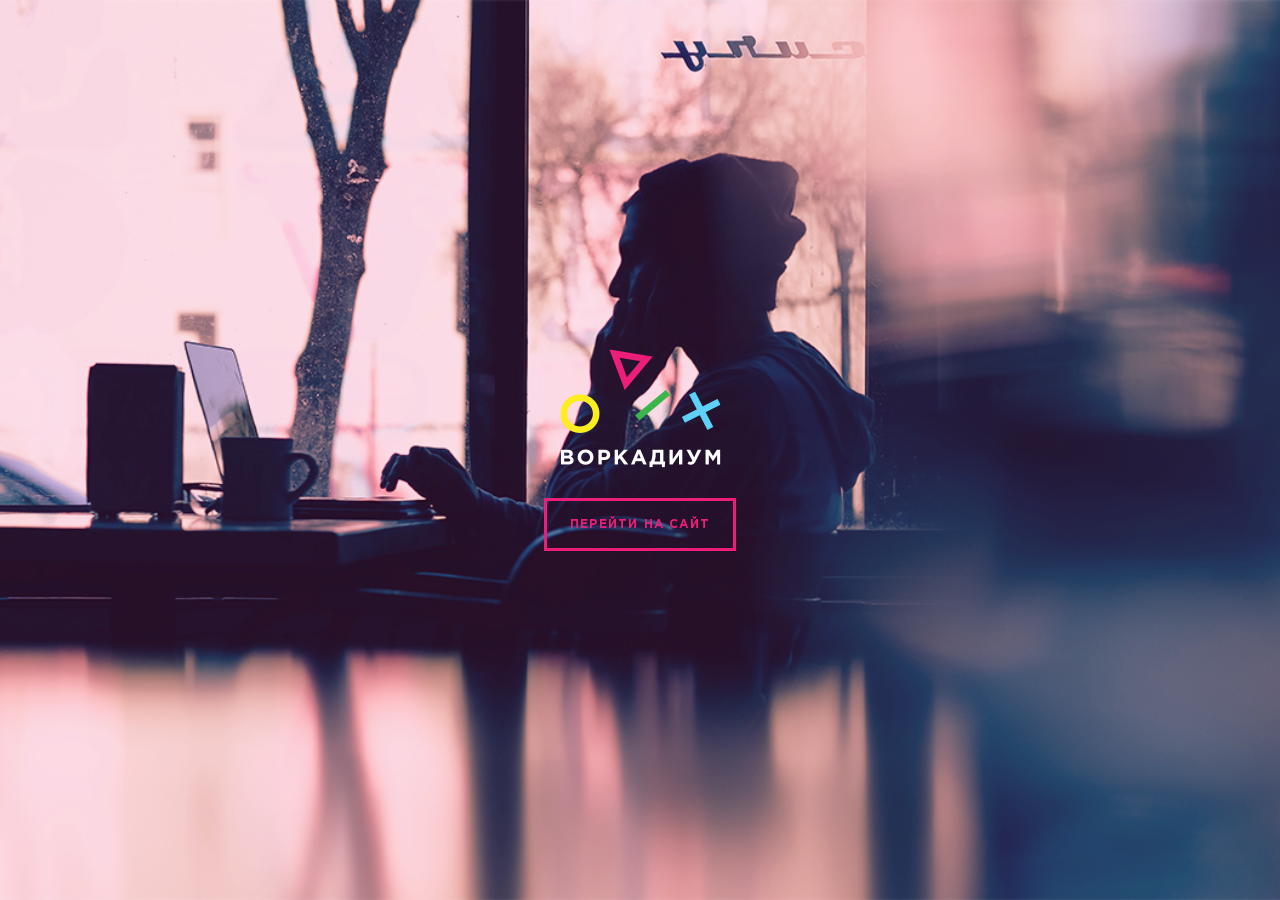
<file: index.html>
<!DOCTYPE html>
<html lang="ru">
<head>
  <meta charset="UTF-8">
  <meta name="viewport" content="1200, initial-scale=1.0">
  <title>Intro</title>
  <link rel="stylesheet" href="./main.css">
</head>
<body>
  <div class="anime-wrapper">
    <div class="welcome">
      <div class="welcome__container">
        <img src="./img/logo.png" alt="welcome" class="welcome__logo">
        <a href="./home.html" class="welcome__link">перейти на сайт</a>
      </div>
    </div>
  </div>
</body>
</html>
</file>
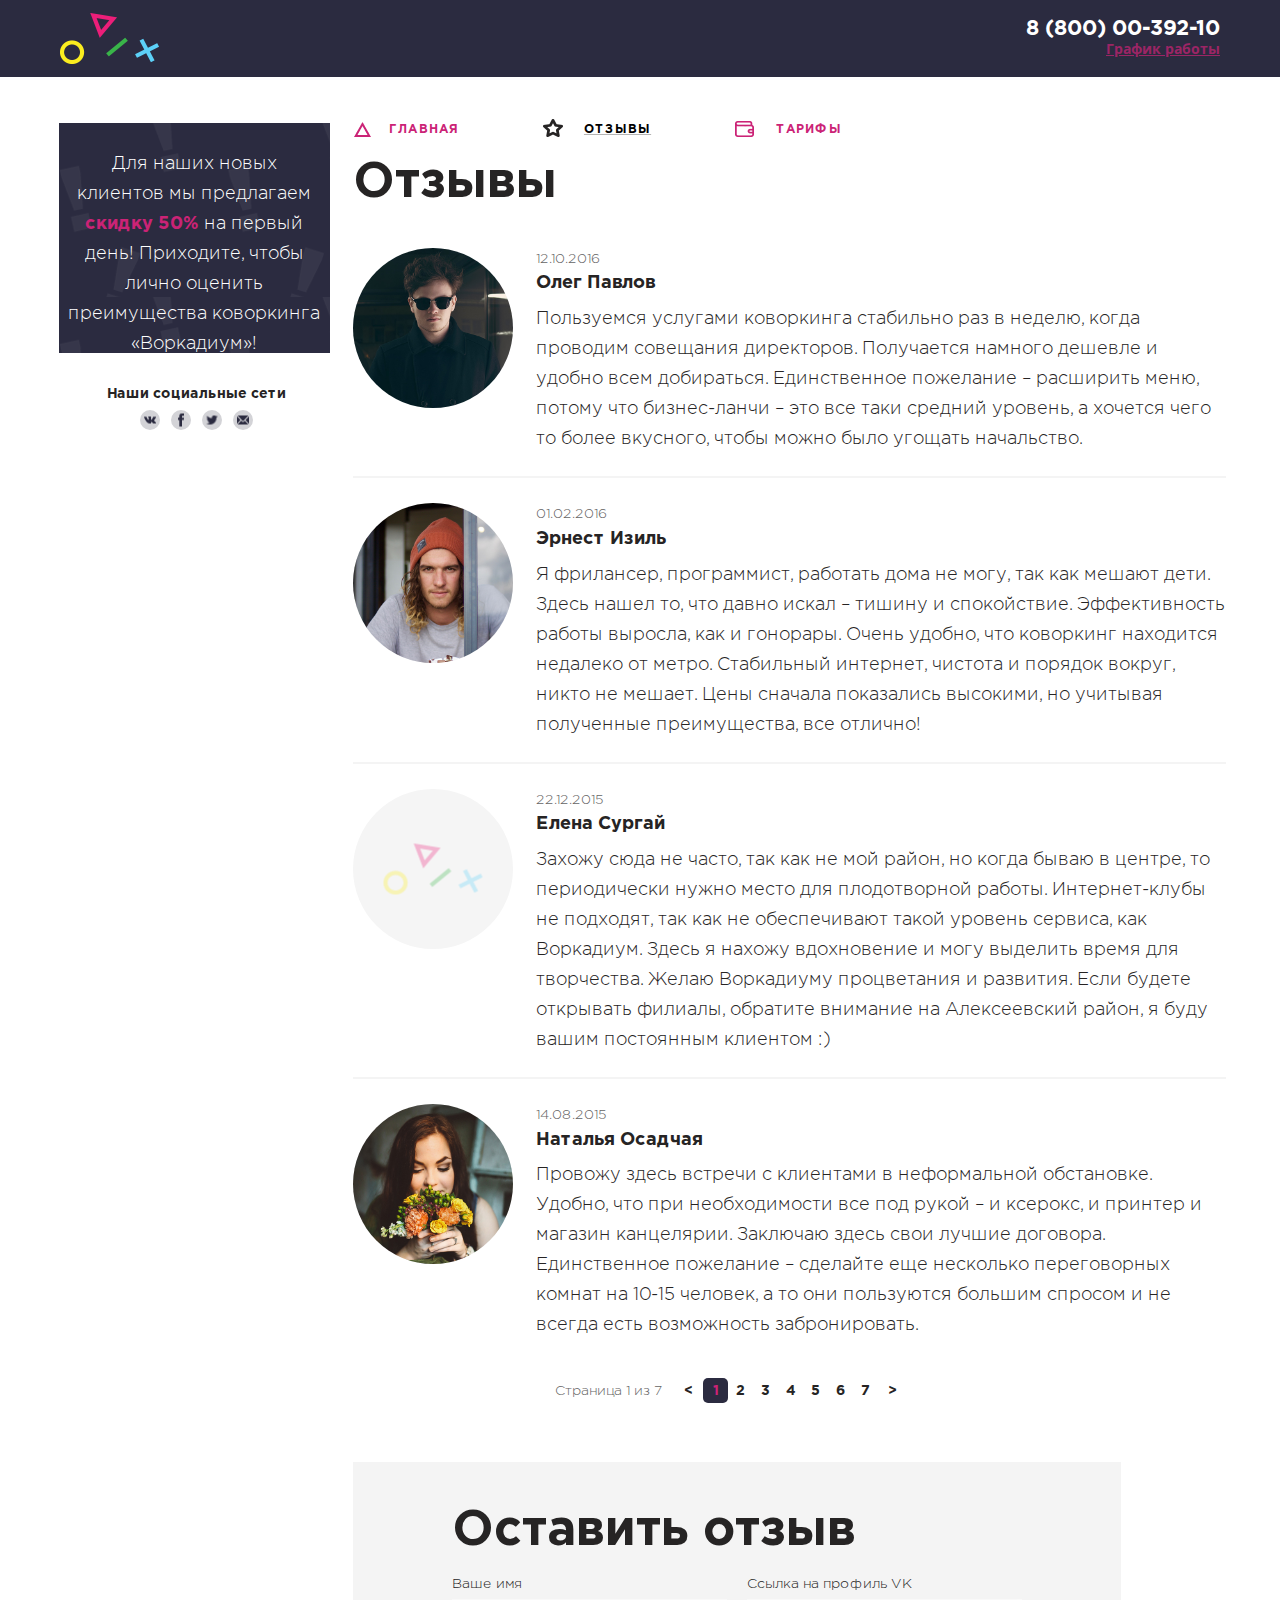
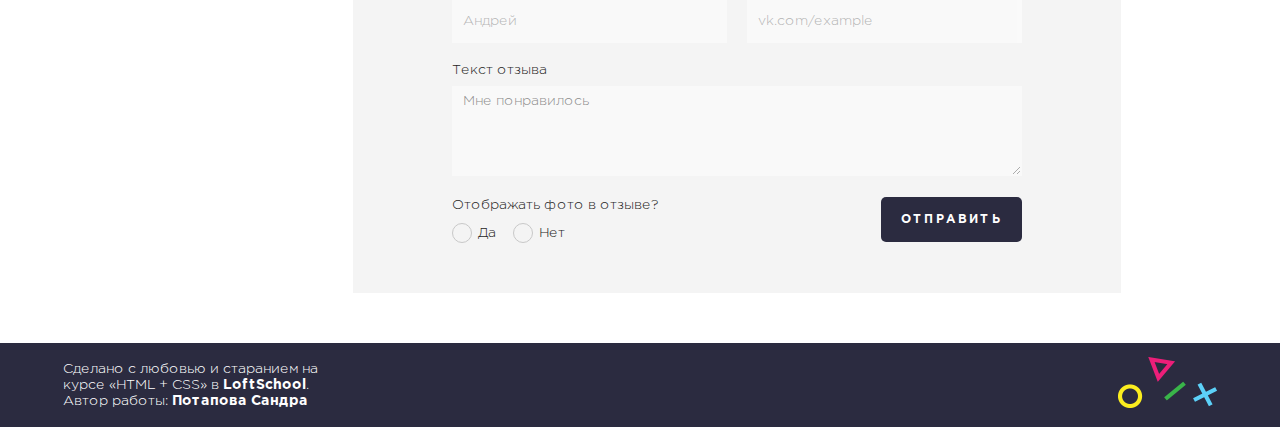
<file: comments.html>
<!DOCTYPE html>
<html lang="ru">
<head>
  <meta charset="UTF-8">
  <meta name="viewport" content="width=1200, initial-scale=1.0">
  <meta http-equiv="X-UA-Compatible" content="ie=edge">
  <link href="https://fonts.googleapis.com/css?family=Open+Sans:400,700&display=swap" rel="stylesheet">
  <link href="https://fonts.googleapis.com/css?family=Roboto:300,400,700&display=swap" rel="stylesheet">
  <link rel="stylesheet" href="./main.css">
  <title>Reviews</title>
</head>
<body>

  <div class="wrapper">
    <div class="wrapper__content">

      <header class="header">
        <div class="container header__container">
          <a href="./home.html" class="logo__header">
            <img src="img/logo-fig.png" alt="Логотип" class="logo__img">
          </a>
          <address class="contacts">
            <a href="tel:8000039210" class="contacts__phone">8 (800) 00-392-10</a>
            <div class="contacts__workhours">
              <a href="#" class="contacts__workhours-link">График работы</a>
              <div class="contacts__workhours-menu">
                <ul class="contacts__workhours-list">
                  <li class="contacts__workhours-work">пн-вс: 09:00-20:00</li>
                  <li class="contacts__workhours-dinner">обед: 14:00-14:30</li>
                </ul>
              </div>
            </div>
          </address>
        </div>
      </header>
        
      <main class="page-reviews">
        <div class="container container__reviews">
          <div class="option">
            <div class="sale">    
              <p class="sale__text">Для наших новых клиентов мы предлагаем <strong>скидку 50%</strong> на первый день! Приходите, чтобы лично оценить преимущества коворкинга «Воркадиум»!</p>            
            </div>
            <div class="socials">
              <div class="socials__title">Наши социальные сети</div>
              <ul class="socials__list">
                <li class="socials__item">
                  <a href="#" class="socials__link">
                    <img src="img/vk.png" class="socials__logo" alt="Соц. сеть лого">
                  </a>
                </li>
                <li class="socials__item">
                  <a href="#" class="socials__link">
                    <img src="img/fb.png" class="socials__logo" alt="Соц. сеть лого">
                  </a>
                </li>
                <li class="socials__item">
                  <a href="#" class="socials__link">
                    <img src="img/twitter.png" class="socials__logo" alt="Соц. сеть лого">
                  </a>
                </li>
                <li class="socials__item">
                  <a href="#" class="socials__link">
                    <img src="img/mail.png" class="socials__logo" alt="Соц. сеть лого">
                  </a>
                </li>
              </ul>
            </div>
          </div>
          
          <section class="content__rw">

            <div class="sidebar">
              <nav class="menu">
                <ul class="menu__list">
                  <li class="menu__item menu__item--icon--main">
                    <a href="./home.html" class="menu__link">Главная</a>
                  </li>
                  <li class="menu__item menu__item--icon--feed menu__item--active">
                    <a href="./comments.html" class="menu__link">Отзывы</a>
                  </li>
                  <li class="menu__item menu__item--icon--wallet">
                    <a href="./prices.html" class="menu__link">Тарифы</a>
                 </li>
                </ul>
              </nav>
            </div>
            <div class="reviews">
              <h2 class="reviews__title">Отзывы</h2>
              <ul class="reviews__list">
                <li class="reviews__item">
                  <div class="reviews--frame">
                    <img src="./img/comments/vcvb.jpg.png" alt="avatar" class="reviews__avatar-img">
                  </div>
                  <div class="reviews__content">
                    <time class="reviews__date">12.10.2016</time>
                    <div class="reviews__name">Олег Павлов</div>
                    <p class="reviews__text">Пользуемся услугами коворкинга стабильно раз в неделю, когда проводим совещания директоров. Получается намного дешевле и удобно всем добираться. Единственное пожелание – расширить меню, потому что бизнес-ланчи – это все таки средний уровень, а хочется чего то более вкусного, чтобы можно было угощать начальство.</p>
                  </div>
                </li>
                <li class="reviews__item">
                  <div class="reviews--frame">
                    <img src="./img/comments/fdfd.jpg.png" alt="avatar" class="reviews__avatar-img">
                  </div>
                  <div class="reviews__content">
                    <time class="reviews__date">01.02.2016</time>
                    <div class="reviews__name">Эрнест Изиль</div>
                    <p class="reviews__text">Я фрилансер, программист, работать дома не могу, так как мешают дети. Здесь нашел то, что давно искал – тишину и спокойствие. Эффективность работы выросла, как и гонорары. Очень удобно, что коворкинг находится недалеко от метро. Стабильный интернет, чистота и порядок вокруг, никто не мешает. Цены сначала показались высокими, но учитывая полученные преимущества, все отлично!</p>
                  </div>
                </li>
                <li class="reviews__item">
                  <div class="reviews--frame">
                    <img src="./img/comments/logo-fig.png" alt="avatar" class="reviews__avatar-logo">
                  </div>
                  <div class="reviews__content">
                    <time class="reviews__date">22.12.2015</time>
                    <div class="reviews__name">Елена Сургай</div>
                    <p class="reviews__text">Захожу сюда не часто, так как не мой район, но когда бываю в центре, то периодически нужно место для плодотворной работы. Интернет-клубы не подходят, так как не обеспечивают такой уровень сервиса, как Воркадиум. Здесь я нахожу вдохновение и могу выделить время для творчества. Желаю Воркадиуму процветания и развития. Если будете открывать филиалы, обратите внимание на Алексеевский район, я буду вашим постоянным клиентом :) </p>
                  </div>
                </li>
                <li class="reviews__item">
                    <div class="reviews--frame">
                      <img src="./img/comments/qwqw.jpg.png" alt="avatar" class="reviews__avatar-img">
                    </div>
                    <div class="reviews__content">
                      <time class="reviews__date">14.08.2015</time>
                      <div class="reviews__name">Наталья Осадчая</div>
                      <p class="reviews__text">Провожу здесь встречи с клиентами в неформальной обстановке. Удобно, что при необходимости все под рукой – и ксерокс, и принтер и магазин канцелярии. Заключаю здесь свои лучшие договора. Единственное пожелание – сделайте еще несколько переговорных комнат на 10-15 человек, а то они пользуются большим спросом и не всегда есть возможность забронировать.</p>
                    </div>
                  </li>
              </ul>
              <div class="pagination">
                <div class="pagination__display">
                  Страница 1 из 7
                </div>
                <div class="pagination__controlls">
                  <a href="#" class="pagination__left"><</a>
                  <ul class="pagination__list">
                    <li class="pagination__item">
                      <a href="#" class="pagination__link pagination__link--active">1</a>
                    </li>
                    <li class="pagination__item">
                      <a href="#" class="pagination__link">2</a>
                    </li>
                    <li class="pagination__item">
                      <a href="#" class="pagination__link">3</a>
                    </li>
                    <li class="pagination__item">
                      <a href="#" class="pagination__link">4</a>
                    </li>
                    <li class="pagination__item">
                      <a href="#" class="pagination__link">5</a>
                    </li>
                    <li class="pagination__item">
                      <a href="#" class="pagination__link">6</a>
                    </li>
                    <li class="pagination__item">
                      <a href="#" class="pagination__link">7</a>
                    </li>
                  </ul>
                  <a href="#" class="pagination__right">></a>
                </div>
              </div>
            </div>
            <div class="form">
              <h2 class="form__title">Оставить отзыв</h2>
              <form method="" class="form__element">
                <div class="form__content">
                  <div class="form__row">
                    <label class="form__block">
                      <div class="form__elem-title">Ваше имя</div>
                      <input type="text" class="form__input" placeholder="Андрей">
                    </label>
                    <label class="form__block">
                      <div class="form__elem-title">Ссылка на профиль VK</div>
                      <input type="text" class="form__input" placeholder="vk.com/example">
                    </label>
                  </div>
                  <div class="form__row">
                    <label class="form__block">
                      <div class="form__elem-title">Текст отзыва</div>
                      <textarea class="form__input form__input--textarea">Мне понравилось</textarea>
                    </label>
                  </div>
                </div>
                <div class="form__buttons-row">
                  <div class="switch-contols">
                    <div class="switch-controls__title">Отображать фото в отзыве?</div>
                    <div class="switch-controls__buttons">
                      <label for="yes" class="switch-controls__elem">
                        <input type="radio" name="foto" id="yes" class="switch-controls__radio">
                        <div class="switch-controls__radio-text">
                          <div class="switch-controls__app"></div>
                          <div class="switch-controls__radio-title">Да</div>
                        </div>
                      </label>
                      <label for="no" class="switch-controls__elem">
                        <input type="radio" name="foto" id="no" class="switch-controls__radio">
                        <div class="switch-controls__radio-text">
                          <div class="switch-controls__app"></div>
                          <div class="switch-controls__radio-title">Нет</div>
                        </div>
                      </label>
                    </div>
                  </div>
                  <div class="form__buttons">
                    <button type="submit" class="btn">отправить</button>
                  </div>
                </div>
              </form>
            </div>          
          </section>

        </div>
      </main>
  
    </div>
    
    <footer class="footer">
      <div class="container footer__container">
        <div class="copyright">
          Сделано с любовью и старанием на курсе «HTML + CSS» в <b>LoftSchool</b>. Автор работы: <b>Потапова Сандра</b>
        </div>
        <a href="./home.html" class="logo__footer">
          <img src="img/logo-fig.png" class="logo__img" alt="Логотип">
        </a>
        
      </div>
    </footer>

  </div>
  
</body>
</html>
</file>
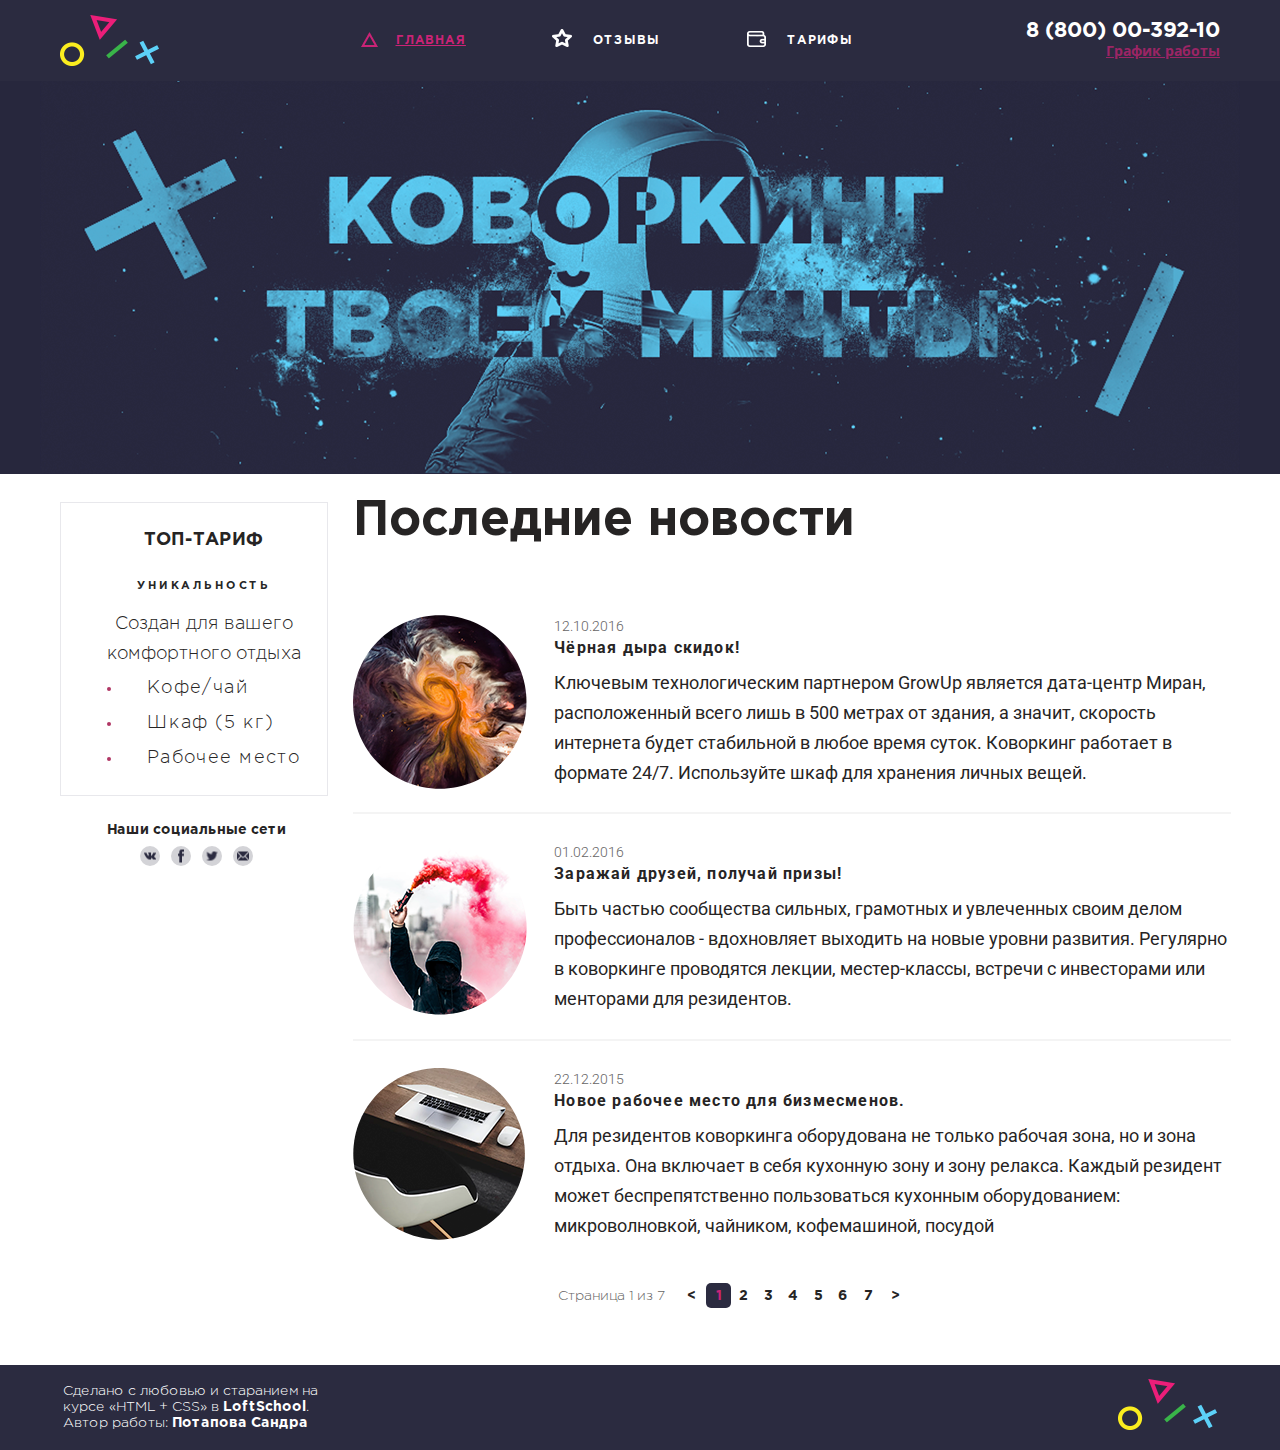
<file: home.html>
<!DOCTYPE html>
<html lang="ru">
  <head>
    <meta charset="UTF-8">
    <meta name="viewport" content="width=1200, initial-scale=1.0">
    <meta http-equiv="X-UA-Compatible" content="ie=edge">
    <link rel="stylesheet" href="./main.css">
    <link href="https://fonts.googleapis.com/css?family=Open+Sans:400,700&display=swap" rel="stylesheet">
    <link href="https://fonts.googleapis.com/css?family=Roboto:300,400,700&display=swap" rel="stylesheet">
    <title>Workadium</title>
  </head>
  <body>
    <div class="wrapper">

      <div class="wrapper__content">
        <header class="header">
          <div class="container header__container-home">
            <a href="./home.html" class="logo__header">
              <img src="img/logo-fig.png" alt="Логотип" class="logo__img">
            </a>
            <div class="sidebar__home">
              <nav class="menu">
                <ul class="menu__list">
                  <li class="menu__item menu__item--icon--main menu__item--active">
                    <a href="./home.html" class="menu__link-home">Главная</a>
                  </li>
                  <li class="menu__item menu__item--icon--feed">
                    <a href="./comments.html" class="menu__link-home">Отзывы</a>
                  </li>
                  <li class="menu__item menu__item--icon--wallet">
                    <a href="./prices.html" class="menu__link-home">Тарифы</a>
                  </li>
                </ul>
              </nav>
            </div>
            <div class="contacts">
              <a href="tel:8000039210" class="contacts__phone">8 (800) 00-392-10</a>
              <div class="contacts__workhours">
                <a href="#" class="contacts__workhours-link">График работы</a>
                <div class="contacts__workhours-menu">
                  <ul class="contacts__workhours-list">
                    <li class="contacts__workhours-work">пн-вс: 09:00-20:00</li>
                    <li class="contacts__workhours-dinner">обед: 14:00-14:30</li>
                  </ul>
                </div>
              </div>
            </div>
          </div>
        </header>
          
        <main class="page-home"> 
          <div class="banner">  
            <div class="container">  
              <img src="./img/workadium/Banner.png" alt="Коворкинг мечты" class="banner__img">
            </div>  
          </div>
          <div class="container main__container">
            
            
  
            <section class="content">
              <div class="option">
                <div class="features">
                  <div class="features__title"> топ-тариф</div>
                  <h5 class="features__name">Уникальность</h5>
                    <div class="features__option">
                      <p class="features__paragraph">
                        Создан для вашего комфортного отдыха
                      </p>
                      <ul class="option__list">
                        <li class="features__option-item">
                          <span class="features__option--text">Кофе/чай</span>
                        </li>
                        <li class="features__option-item">
                          <span class="features__option--text">Шкаф (5 кг)</span>
                        </li>
                        <li class="features__option-item">
                          <span class="features__option--text">Рабочее место</span>
                        </li>
                      </ul>
                  </div>
                </div>
                <div class="socials">
                  <div class="socials__title">Наши социальные сети</div>
                  <ul class="socials__list">
                    <li class="socials__item">
                      <a href="#" class="socials__link">
                        <img src="img/vk.png" class="socials__logo" alt="Соц. сеть лого">
                      </a>
                    </li>
                    <li class="socials__item">
                      <a href="#" class="socials__link">
                        <img src="img/fb.png" class="socials__logo" alt="Соц. сеть лого">
                      </a>
                    </li>
                    <li class="socials__item">
                      <a href="#" class="socials__link">
                        <img src="img/twitter.png" class="socials__logo" alt="Соц. сеть лого">
                      </a>
                    </li>
                    <li class="socials__item">
                      <a href="#" class="socials__link">
                        <img src="img/mail.png" class="socials__logo" alt="Соц. сеть лого">
                      </a>
                    </li>
                  </ul>
                </div>
              </div>
              
  
              <div class="news">
                <h2 class="title">Последние новости</h2>
                <ul class="news__list">
                  <li class="news__item">
                    <div class="news__avatar">
                      <div class="news__avatar--frame">
                        <img src="./img/workadium/Layer_6.png" alt="news" class="news__avatar-img">
                      </div>
                    </div>
                    <div class="news__content">
                      <time class="news__date">12.10.2016</time>
                      <div class="news__title">Чёрная дыра скидок!</div>
                      <p class="news__text">Ключевым технологическим партнером GrowUp является дата-центр Миран, расположенный всего лишь в 500 метрах от здания, а значит, скорость интернета будет стабильной в любое время суток. Коворкинг работает в формате 24/7. Используйте шкаф для хранения личных вещей.</p>
                    </div>
                  </li>
                  <li class="news__item">
                    <div class="news__avatar">
                      <div class="news__avatar--frame">
                        <img src="./img/workadium/Layer_7.png" alt="news" class="news__avatar-img">
                      </div news__avatar--frame>
                    </div>
                    <div class="news__content">
                      <time class="news__date">01.02.2016</time>
                      <div class="news__title">Заражай друзей, получай призы!</div>
                      <p class="news__text">Быть частью сообщества сильных, грамотных и увлеченных своим делом профессионалов - вдохновляет выходить на новые уровни развития. Регулярно в коворкинге проводятся лекции, местер-классы, встречи с инвесторами или менторами для резидентов.</p>
                    </div>
                  </li>
                  <li class="news__item">
                    <div class="news__avatar">
                      <div class="news__avatar--frame">
                        <img src="./img/workadium/Layer_9.png" alt="news" class="news__avatar-img">
                      </div>
                    </div>
                    <div class="news__content">
                      <time class="news__date">22.12.2015</time>
                      <div class="news__title">Новое рабочее место для бизмесменов.</div>
                      <p class="news__text">Для резидентов коворкинга оборудована не только рабочая зона, но и зона отдыха. Она включает в себя кухонную зону и зону релакса. Каждый резидент может беспрепятственно пользоваться кухонным оборудованием: микроволновкой, чайником, кофемашиной, посудой</p>
                    </div>
                  </li>
                </ul>
                <div class="pagination">
                  <div class="pagination__display">
                    Страница 1 из 7
                  </div>
                  <div class="pagination__controlls">
                    <a href="#" class="pagination__left"><</a>
                    <ul class="pagination__list">
                      <li class="pagination__item">
                        <a href="#" class="pagination__link pagination__link--active">1</a>
                      </li>
                      <li class="pagination__item">
                        <a href="#" class="pagination__link">2</a>
                      </li>
                      <li class="pagination__item">
                        <a href="#" class="pagination__link">3</a>
                      </li>
                      <li class="pagination__item">
                        <a href="#" class="pagination__link">4</a>
                      </li>
                      <li class="pagination__item">
                        <a href="#" class="pagination__link">5</a>
                      </li>
                      <li class="pagination__item">
                        <a href="#" class="pagination__link">6</a>
                      </li>
                      <li class="pagination__item">
                        <a href="#" class="pagination__link">7</a>
                      </li>
                    </ul>
                    <a href="#" class="pagination__right">></a>
                  </div>
                </div>
              </div>
              
              

            </section>
          </div>  
        </main>
      </div>
      

      <footer class="footer">
        <div class="container footer__container">
          <div class="copyright">
            Сделано с любовью и старанием на курсе «HTML + CSS» в <b>LoftSchool</b>. Автор работы: <b>Потапова Сандра</b>
          </div>
          <a href="./home.html" class="logo__footer">
            <img src="img/logo-fig.png" class="logo__img" alt="Логотип">
          </a>
          
        </div>
      </footer>
    </div>
  </body>
</html>
</file>
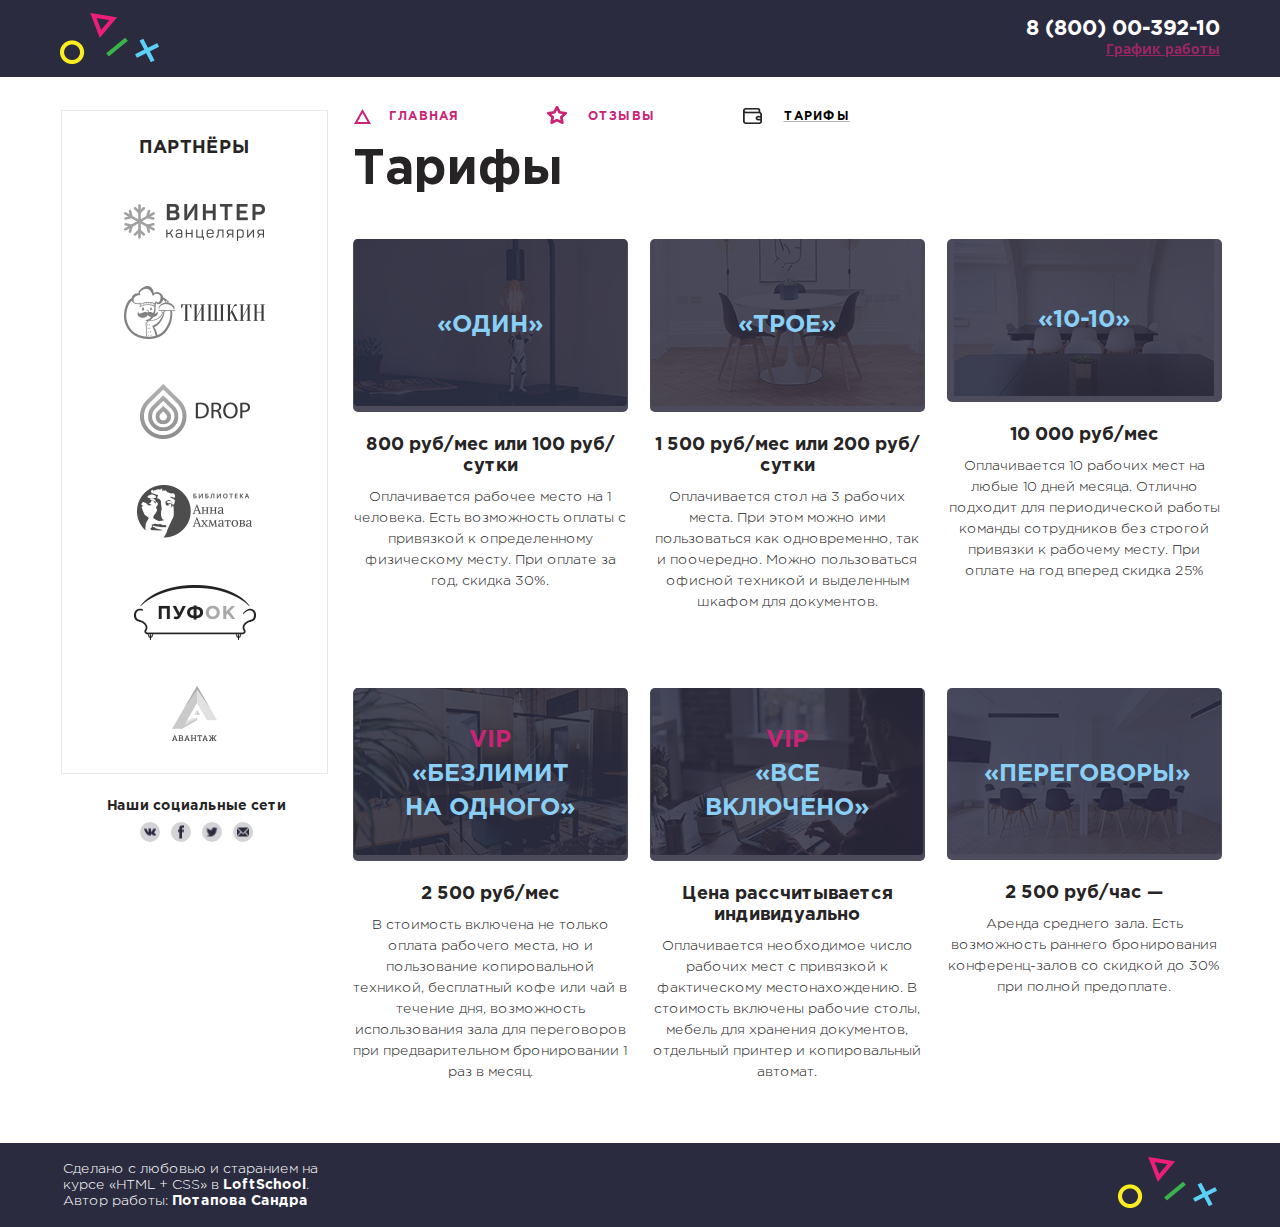
<file: prices.html>
<!DOCTYPE html>
<html lang="ru">
<head>
  <meta charset="UTF-8">
  <meta name="viewport" content="width=1200, initial-scale=1.0">
  <meta http-equiv="X-UA-Compatible" content="ie=edge">
  <link href="https://fonts.googleapis.com/css?family=Open+Sans:400,700&display=swap" rel="stylesheet">
  <link href="https://fonts.googleapis.com/css?family=Roboto:300,400,700&display=swap" rel="stylesheet">
  <link rel="stylesheet" href="./main.css">
  <title>Prices</title>
</head>
<body>

  <div class="wrapper">
    <div class="wrapper__content">
      <header class="header">
        <div class="container header__container-pr">
          <a href="./home.html" class="logo__header">
            <img src="img/logo-fig.png" alt="Логотип" class="logo__img">
          </a>
          <address class="contacts">
            <a href="tel:8000039210" class="contacts__phone">8 (800) 00-392-10</a>
            <div class="contacts__workhours">
              <a href="#" class="contacts__workhours-link">График работы</a>
              <div class="contacts__workhours-menu">
                <ul class="contacts__workhours-list">
                  <li class="contacts__workhours-work">пн-вс: 09:00-20:00</li>
                  <li class="contacts__workhours-dinner">обед: 14:00-14:30</li>
                </ul>
              </div>
            </div>
          </address>
        </div>
      </header>
  
      <main class="page-prices">
        <div class="container container__prices">
          <div class="option">
            <div class="partners">
              <div class="partners__title">Партнёры</div>
              <ul class="partners__list">
                <li class="partners__item">
                  <a href="#" class="partners__link">
                    <img src="./img/prices/logo-1.png" alt="partner" class="partners__img">
                  </a>
                </li>
                <li class="partners__item">
                  <a href="#" class="partners__link">
                    <img src="./img/prices/logo-4.png" alt="partner" class="partners__img">
                  </a>
                </li>
                <li class="partners__item">
                  <a href="#" class="partners__link">
                    <img src="./img/prices/logo-2.png" alt="partner" class="partners__img">
                  </a>
                </li>
                <li class="partners__item">
                  <a href="#" class="partners__link">
                    <img src="./img/prices/logo-3.png" alt="partner" class="partners__img">
                  </a>
                </li>
                <li class="partners__item">
                  <a href="#" class="partners__link">
                    <img src="./img/prices/logo-5.png" alt="partner" class="partners__img">
                  </a>
                </li>
                <li class="partners__item">
                  <a href="#" class="partners__link">
                    <img src="./img/prices/logo-6.png" alt="partner" class="partners__img">
                  </a>
                </li>
              </ul>
            </div>

            <div class="socials">
              <div class="socials__title">Наши социальные сети</div>
              <ul class="socials__list">
                <li class="socials__item">
                  <a href="#" class="socials__link">
                    <img src="img/vk.png" class="socials__logo" alt="Соц. сеть лого">
                  </a>
                </li>
                <li class="socials__item">
                  <a href="#" class="socials__link">
                    <img src="img/fb.png" class="socials__logo" alt="Соц. сеть лого">
                  </a>
                </li>
                <li class="socials__item">
                  <a href="#" class="socials__link">
                    <img src="img/twitter.png" class="socials__logo" alt="Соц. сеть лого">
                  </a>
                </li>
                <li class="socials__item">
                  <a href="#" class="socials__link">
                    <img src="img/mail.png" class="socials__logo" alt="Соц. сеть лого">
                  </a>
                </li>
              </ul>
            </div>

          </div>
          
          
  
          <section class="content">
            
            <div class="content__prices">
              <div class="sidebar">
                <nav class="menu">
                  <ul class="menu__list">
                    <li class="menu__item menu__item--icon--main">
                      <a href="./home.html" class="menu__link">Главная</a>
                    </li>
                    <li class="menu__item menu__item--icon--feed">
                      <a href="./comments.html" class="menu__link">Отзывы</a>
                    </li>
                    <li class="menu__item menu__item--icon--wallet menu__item--active">
                      <a href="./prices.html" class="menu__link">Тарифы</a>
                   </li>
                  </ul>
                </nav>
              </div>

              <div class="prices">
                <h2 class="prices__title">Тарифы</h2>
                <ul class="prices__list">
                  <li class="prices__item">                  
                    <div class="prices__picture">
                      <img src="./img/prices/one.png" alt="img" class="prices__img">
                      <div class="picture__tariff-name">
                        <h3 class="prices__name">«Один»</h3>
                      </div> 
                    </div>
                    <h5 class="prices__tariff">800 руб/мес или 100 руб/сутки</h5>
                    <p class="prices__text">Оплачивается рабочее место на 1 человека. Есть возможность оплаты с привязкой к определенному физическому месту. При оплате за год, скидка 30%.</p>
                  </li>
                  <li class="prices__item">
                    <div class="prices__picture">
                      <img src="./img/prices/three.png" alt="img" class="prices__img">
                      <div class="picture__tariff-name">
                        <h3 class="prices__name">«Трое»</h3>
                      </div>
                    </div>
                    <h5 class="prices__tariff">1 500 руб/мес или 200 руб/сутки</h5>
                    <p class="prices__text">Оплачивается стол на 3 рабочих места. При этом можно ими пользоваться как одновременно, так и поочередно. Можно пользоваться офисной техникой и выделенным шкафом для документов.</p>
                  </li>
                  <li class="prices__item">
                    <div class="prices__picture">
                      <img src="./img/prices/10-10.png" alt="img" class="prices__img">
                      <div class="picture__tariff-name">
                        <h3 class="prices__name">«10-10»</h3>
                      </div>
                    </div>
                    <h5 class="prices__tariff">10 000 руб/мес</h5>
                    <p class="prices__text">Оплачивается 10 рабочих мест на любые 10 дней месяца. Отлично подходит для периодической работы команды сотрудников без строгой привязки к рабочему месту. При оплате на год вперед скидка 25%</p>
                  </li>
                  <li class="prices__item">
                    <div class="prices__picture">
                      <img src="./img/prices/vip1.png" alt="img" class="prices__img">
                      <div class="picture__tariff-name">
                        <h3 class="prices__name-vip">vip</h3>
                        <h3 class="prices__name">«Безлимит на одного»</h3> 
                      </div>             
                    </div>
                    <h5 class="prices__tariff">2 500 руб/мес</h5>
                    <p class="prices__text">В стоимость включена не только оплата рабочего места, но и пользование копировальной техникой, бесплатный кофе или чай в течение дня, возможность использования зала для переговоров при предварительном бронировании 1 раз в месяц.</p>
                  </li>
                  <li class="prices__item">
                    <div class="prices__picture">
                      <img src="./img/prices/vip2.png" alt="img" class="prices__img">
                      <div class="picture__tariff-name">
                        <h3 class="prices__name-vip">vip</h3>
                        <h3 class="prices__name">«Все включено»</h3>
                      </div>                                        
                    </div>
                    <h5 class="prices__tariff">Цена рассчитывается индивидуально</h5>
                    <p class="prices__text">Оплачивается необходимое число рабочих мест с привязкой к фактическому местонахождению. В стоимость включены рабочие столы, мебель для хранения документов, отдельный принтер и копировальный автомат. </p>
                  </li>
                  <li class="prices__item">
                    <div class="prices__picture">
                      <img src="./img/prices/conversation.png" alt="img" class="prices__img">
                      <div class="picture__tariff-name">
                        <h3 class="prices__name">«Переговоры»</h3>
                      </div>                    
                    </div>
                    <h5 class="prices__tariff">2 500 руб/час —</h5>
                    <p class="prices__text"> Аренда среднего зала. Есть возможность раннего бронирования конференц-залов со скидкой до 30% при полной предоплате.</p>
                  </li>
                </ul>
              </div>
                  
            </div>
            
          </section>
        </div>
      </main>
    </div>

    <footer class="footer">
      <div class="container footer__container">
        <div class="copyright">
          Сделано с любовью и старанием на курсе «HTML + CSS» в <b>LoftSchool</b>. Автор работы: <b>Потапова Сандра</b>
        </div>
        <a href="./home.html" class="logo__footer">
          <img src="img/logo-fig.png" class="logo__img" alt="Логотип">
        </a>
        
      </div>
    </footer>

  </div>
  
</body>
</html>
</file>
<file: main.css>
@import url("./css/layout/fonts.css");
@import url("./css/layout/normalize.css");
@import url("./css/layout/base.css");

@import url("./css/blocks/anime.css");
@import url("./css/blocks/header.css");
@import url("./css/blocks/contacts.css");
@import url("./css/blocks/banner.css");
@import url("./css/blocks/cosials.css");
@import url("./css/blocks/sidebar.css");
@import url("./css/blocks/features.css");
@import url("./css/blocks/news.css");
@import url("./css/blocks/reviews.css");
@import url("./css/blocks/pagination.css");
@import url("./css/blocks/prices.css");
@import url("./css/blocks/partners.css");
@import url("./css/blocks/sale.css");
@import url("./css/blocks/form.css");
@import url("./css/blocks/footer.css");
</file>
